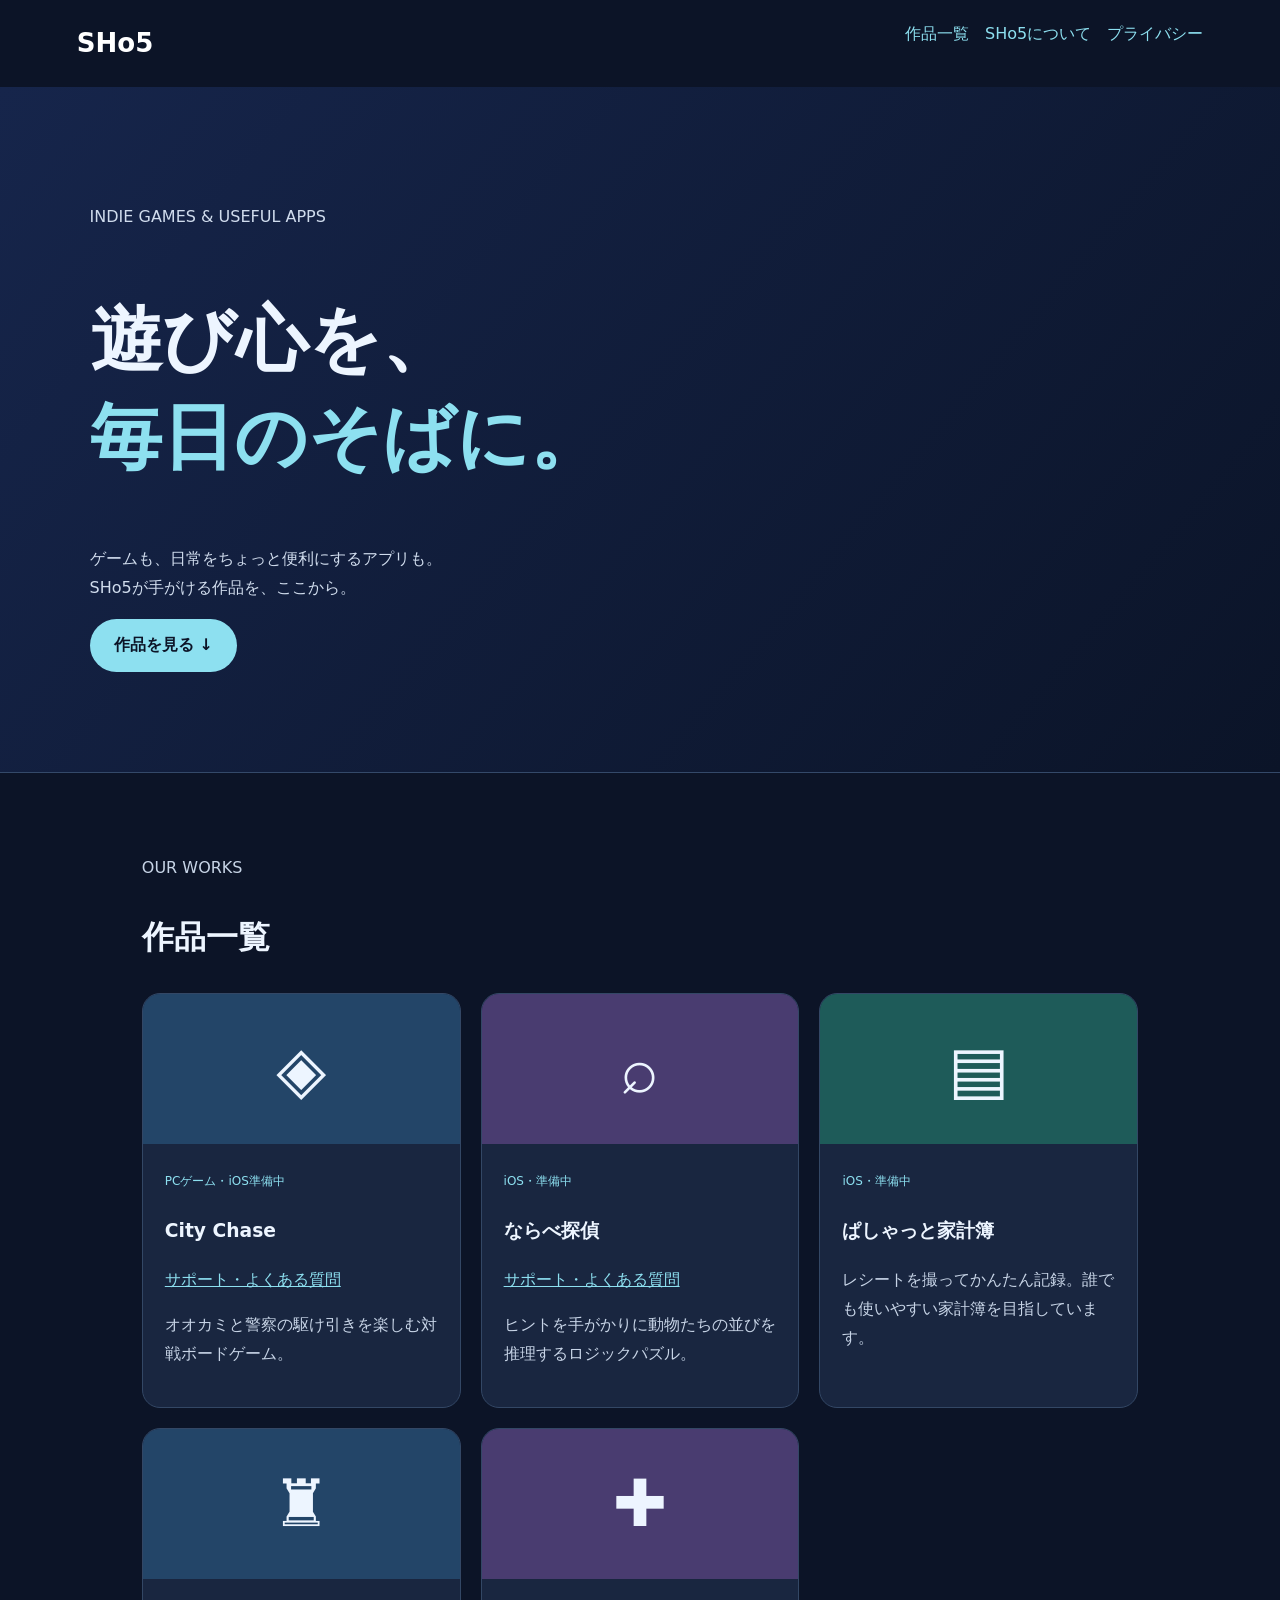
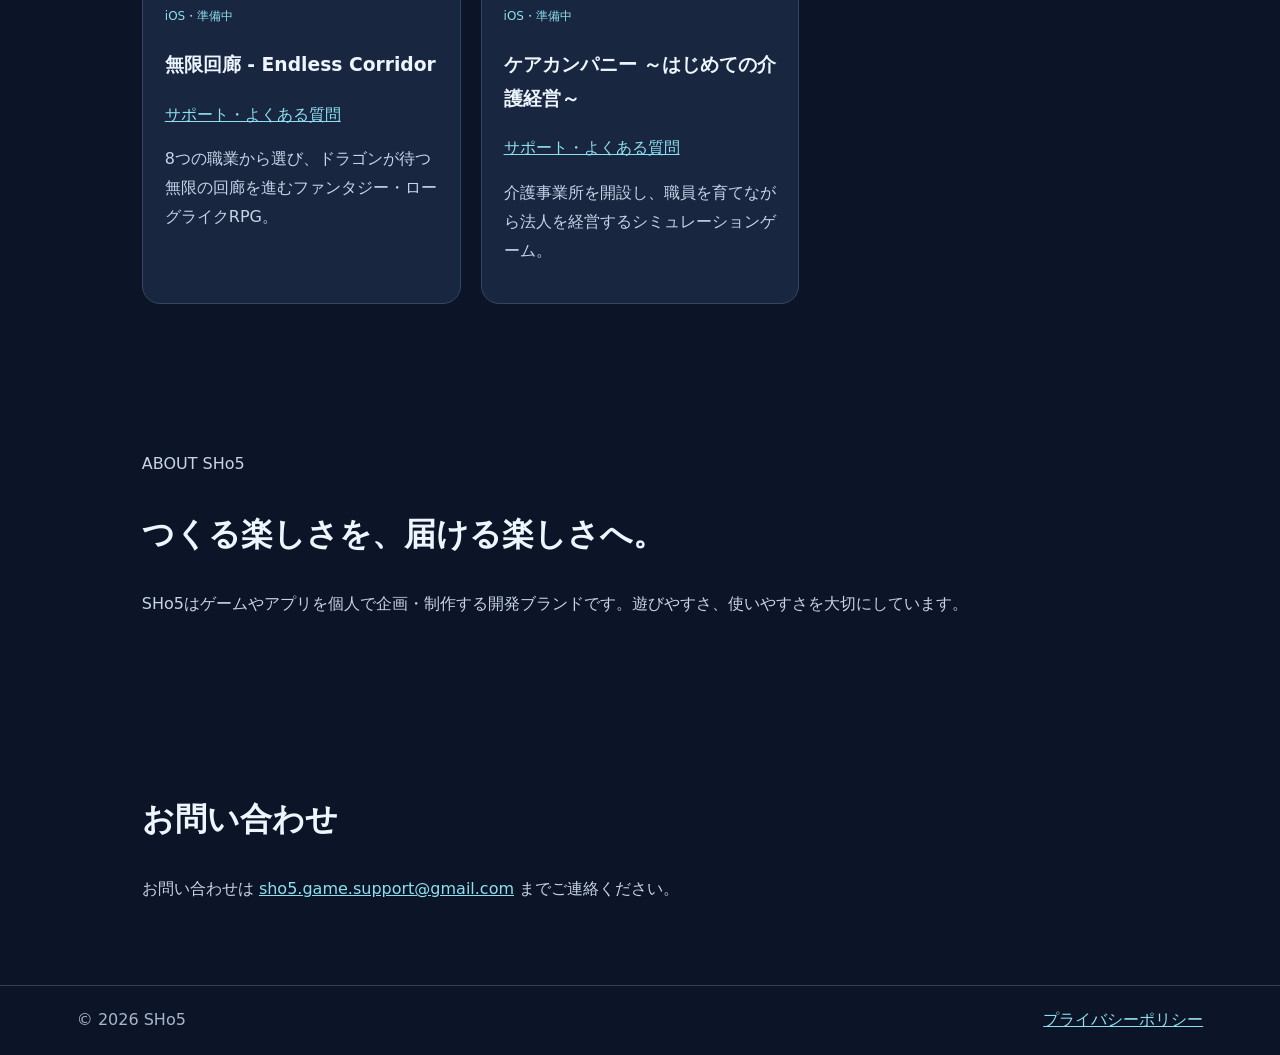
<file: index.html>
<!doctype html><html lang="ja"><head><meta charset="utf-8"><meta name="viewport" content="width=device-width,initial-scale=1"><meta name="description" content="SHo5のゲーム・アプリ公式サイト"><title>SHo5 | Games & Apps</title><link rel="stylesheet" href="/style.css"></head><body><header><a class="brand" href="/">SHo5</a><nav><a href="#works">作品一覧</a>　<a href="#about">SHo5について</a>　<a href="/privacy.html">プライバシー</a></nav></header><main><section class="hero"><p>INDIE GAMES & USEFUL APPS</p><h1>遊び心を、<br><span>毎日のそばに。</span></h1><p>ゲームも、日常をちょっと便利にするアプリも。<br>SHo5が手がける作品を、ここから。</p><a class="button" href="#works">作品を見る ↓</a></section><section class="section" id="works"><p>OUR WORKS</p><h2>作品一覧</h2><div class="cards"><article class="card"><div class="art a">◈</div><div class="inner"><span class="tag">PCゲーム・iOS準備中</span><h3>City Chase</h3><p><a href="/city-chase-support.html">サポート・よくある質問</a></p><p>オオカミと警察の駆け引きを楽しむ対戦ボードゲーム。</p></div></article><article class="card"><div class="art b">⌕</div><div class="inner"><span class="tag">iOS・準備中</span><h3>ならべ探偵</h3><p><a href="/narabe-support.html">サポート・よくある質問</a></p><p>ヒントを手がかりに動物たちの並びを推理するロジックパズル。</p></div></article><article class="card"><div class="art c">▤</div><div class="inner"><span class="tag">iOS・準備中</span><h3>ぱしゃっと家計簿</h3><p>レシートを撮ってかんたん記録。誰でも使いやすい家計簿を目指しています。</p></div></article><article class="card"><div class="art a">♜</div><div class="inner"><span class="tag">iOS・準備中</span><h3>無限回廊 - Endless Corridor</h3><p><a href="/mugenkairou-support.html">サポート・よくある質問</a></p><p>8つの職業から選び、ドラゴンが待つ無限の回廊を進むファンタジー・ローグライクRPG。</p></div></article><article class="card"><div class="art b">✚</div><div class="inner"><span class="tag">iOS・準備中</span><h3>ケアカンパニー ～はじめての介護経営～</h3><p><a href="/care-company-support.html">サポート・よくある質問</a></p><p>介護事業所を開設し、職員を育てながら法人を経営するシミュレーションゲーム。</p></div></article></div></section><section class="section" id="about"><p>ABOUT SHo5</p><h2>つくる楽しさを、届ける楽しさへ。</h2><p>SHo5はゲームやアプリを個人で企画・制作する開発ブランドです。遊びやすさ、使いやすさを大切にしています。</p></section><section class="section"><h2>お問い合わせ</h2><p>お問い合わせは <a href="mailto:sho5.game.support@gmail.com">sho5.game.support@gmail.com</a> までご連絡ください。</p></section></main><footer>© 2026 SHo5 <a href="/privacy.html">プライバシーポリシー</a></footer></body></html>
</file>
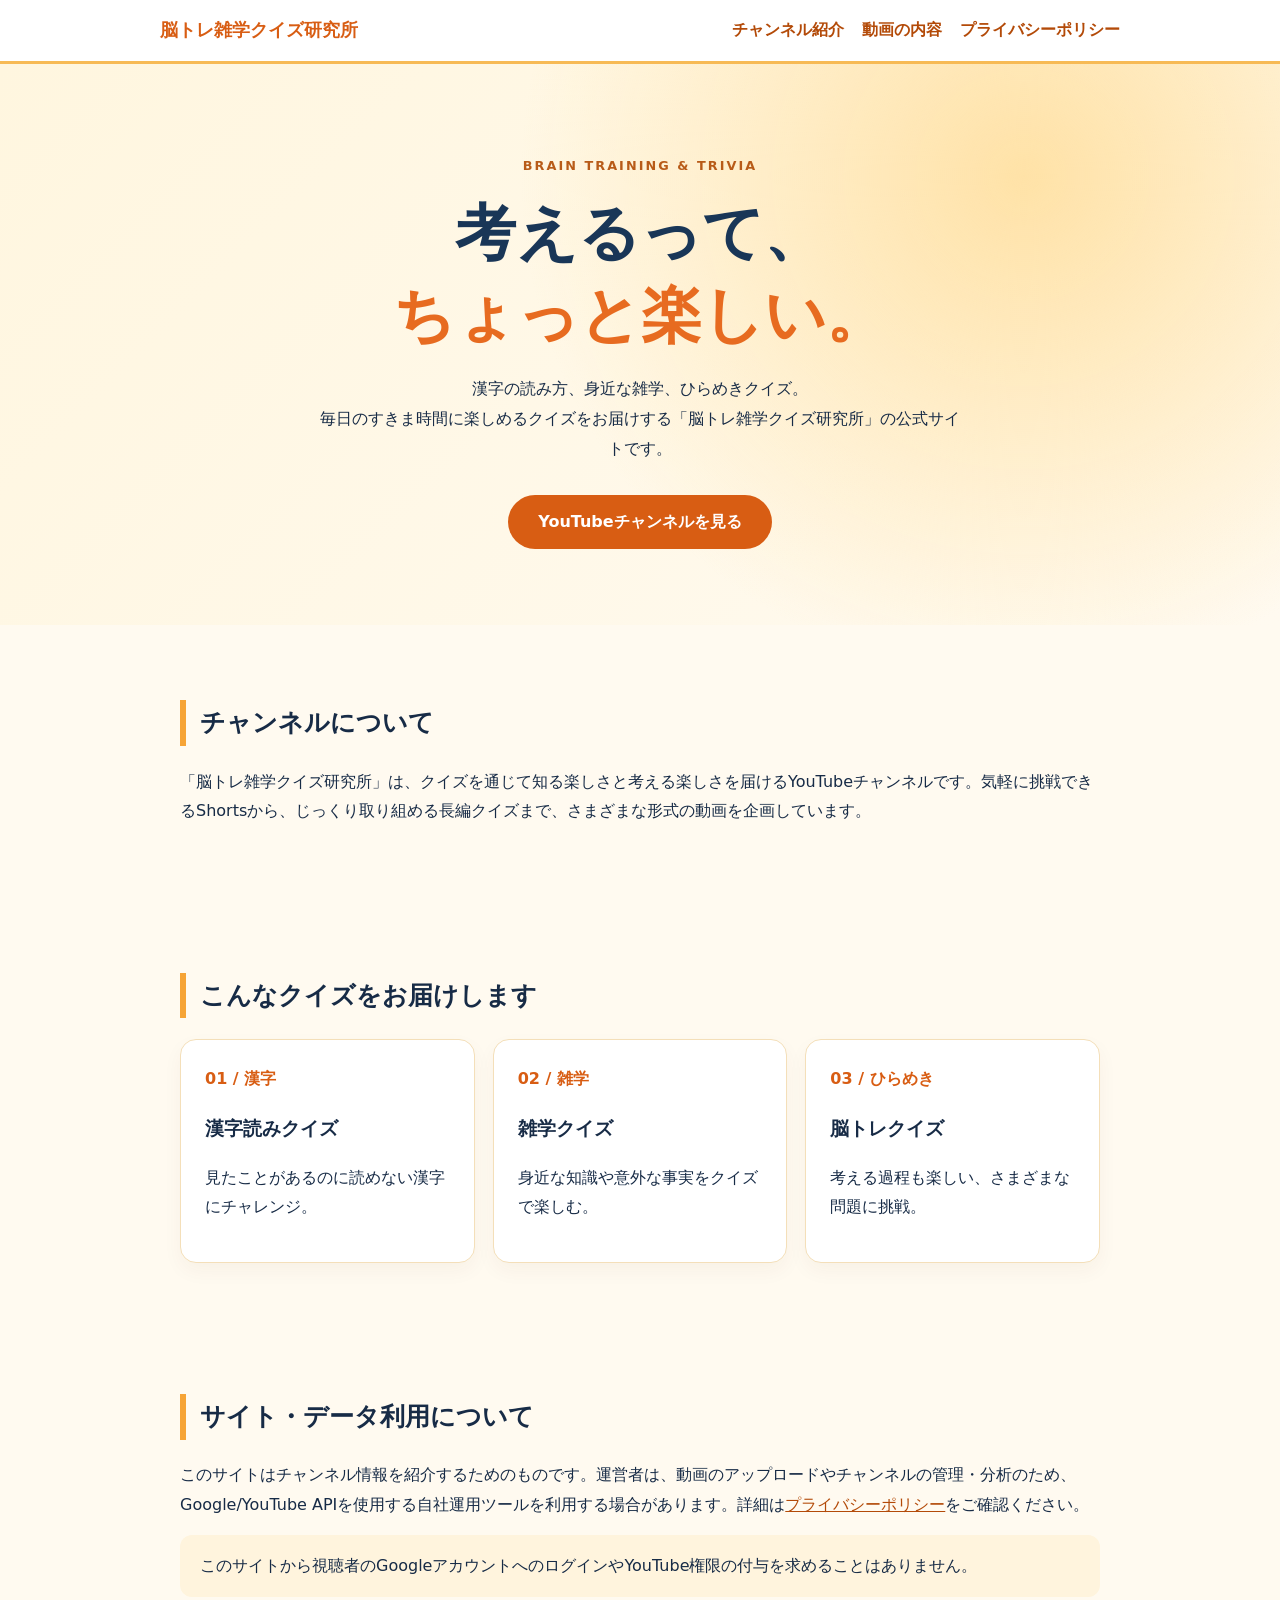
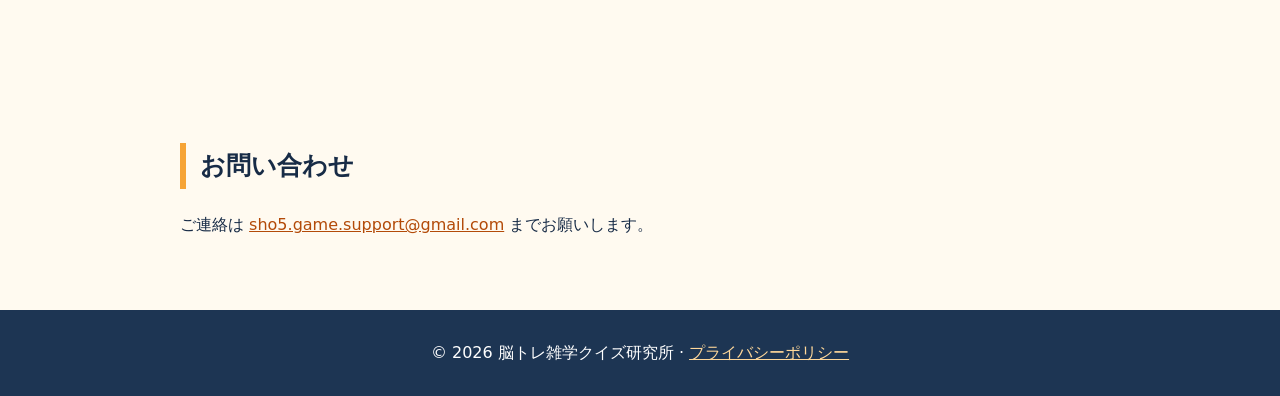
<file: brain-quiz/index.html>
<!doctype html><html lang="ja"><head><meta charset="utf-8"><meta name="viewport" content="width=device-width,initial-scale=1"><meta name="description" content="脳トレ雑学クイズ研究所の公式サイト。漢字・雑学・脳トレクイズの動画を紹介します。"><title>脳トレ雑学クイズ研究所｜公式サイト</title><link rel="stylesheet" href="./style.css"></head><body><header><a class="logo" href="./">脳トレ雑学クイズ研究所</a><nav><a href="#about">チャンネル紹介</a><a href="#content">動画の内容</a><a href="./privacy.html">プライバシーポリシー</a></nav></header><section class="hero"><div class="eyebrow">BRAIN TRAINING & TRIVIA</div><h1>考えるって、<br><span>ちょっと楽しい。</span></h1><p>漢字の読み方、身近な雑学、ひらめきクイズ。<br>毎日のすきま時間に楽しめるクイズをお届けする「脳トレ雑学クイズ研究所」の公式サイトです。</p><a class="button" href="https://www.youtube.com/channel/UC1JUe_e3zOdhrsi6BfaWzyw">YouTubeチャンネルを見る</a></section><main><section class="section" id="about"><h2>チャンネルについて</h2><p>「脳トレ雑学クイズ研究所」は、クイズを通じて知る楽しさと考える楽しさを届けるYouTubeチャンネルです。気軽に挑戦できるShortsから、じっくり取り組める長編クイズまで、さまざまな形式の動画を企画しています。</p></section><section class="section" id="content"><h2>こんなクイズをお届けします</h2><div class="cards"><div class="card"><strong>01 / 漢字</strong><h3>漢字読みクイズ</h3><p>見たことがあるのに読めない漢字にチャレンジ。</p></div><div class="card"><strong>02 / 雑学</strong><h3>雑学クイズ</h3><p>身近な知識や意外な事実をクイズで楽しむ。</p></div><div class="card"><strong>03 / ひらめき</strong><h3>脳トレクイズ</h3><p>考える過程も楽しい、さまざまな問題に挑戦。</p></div></div></section><section class="section"><h2>サイト・データ利用について</h2><p>このサイトはチャンネル情報を紹介するためのものです。運営者は、動画のアップロードやチャンネルの管理・分析のため、Google/YouTube APIを使用する自社運用ツールを利用する場合があります。詳細は<a href="./privacy.html">プライバシーポリシー</a>をご確認ください。</p><p class="note">このサイトから視聴者のGoogleアカウントへのログインやYouTube権限の付与を求めることはありません。</p></section><section class="section"><h2>お問い合わせ</h2><p>ご連絡は <a href="mailto:sho5.game.support@gmail.com">sho5.game.support@gmail.com</a> までお願いします。</p></section></main><footer>© 2026 脳トレ雑学クイズ研究所 · <a href="./privacy.html">プライバシーポリシー</a></footer></body></html>
</file>
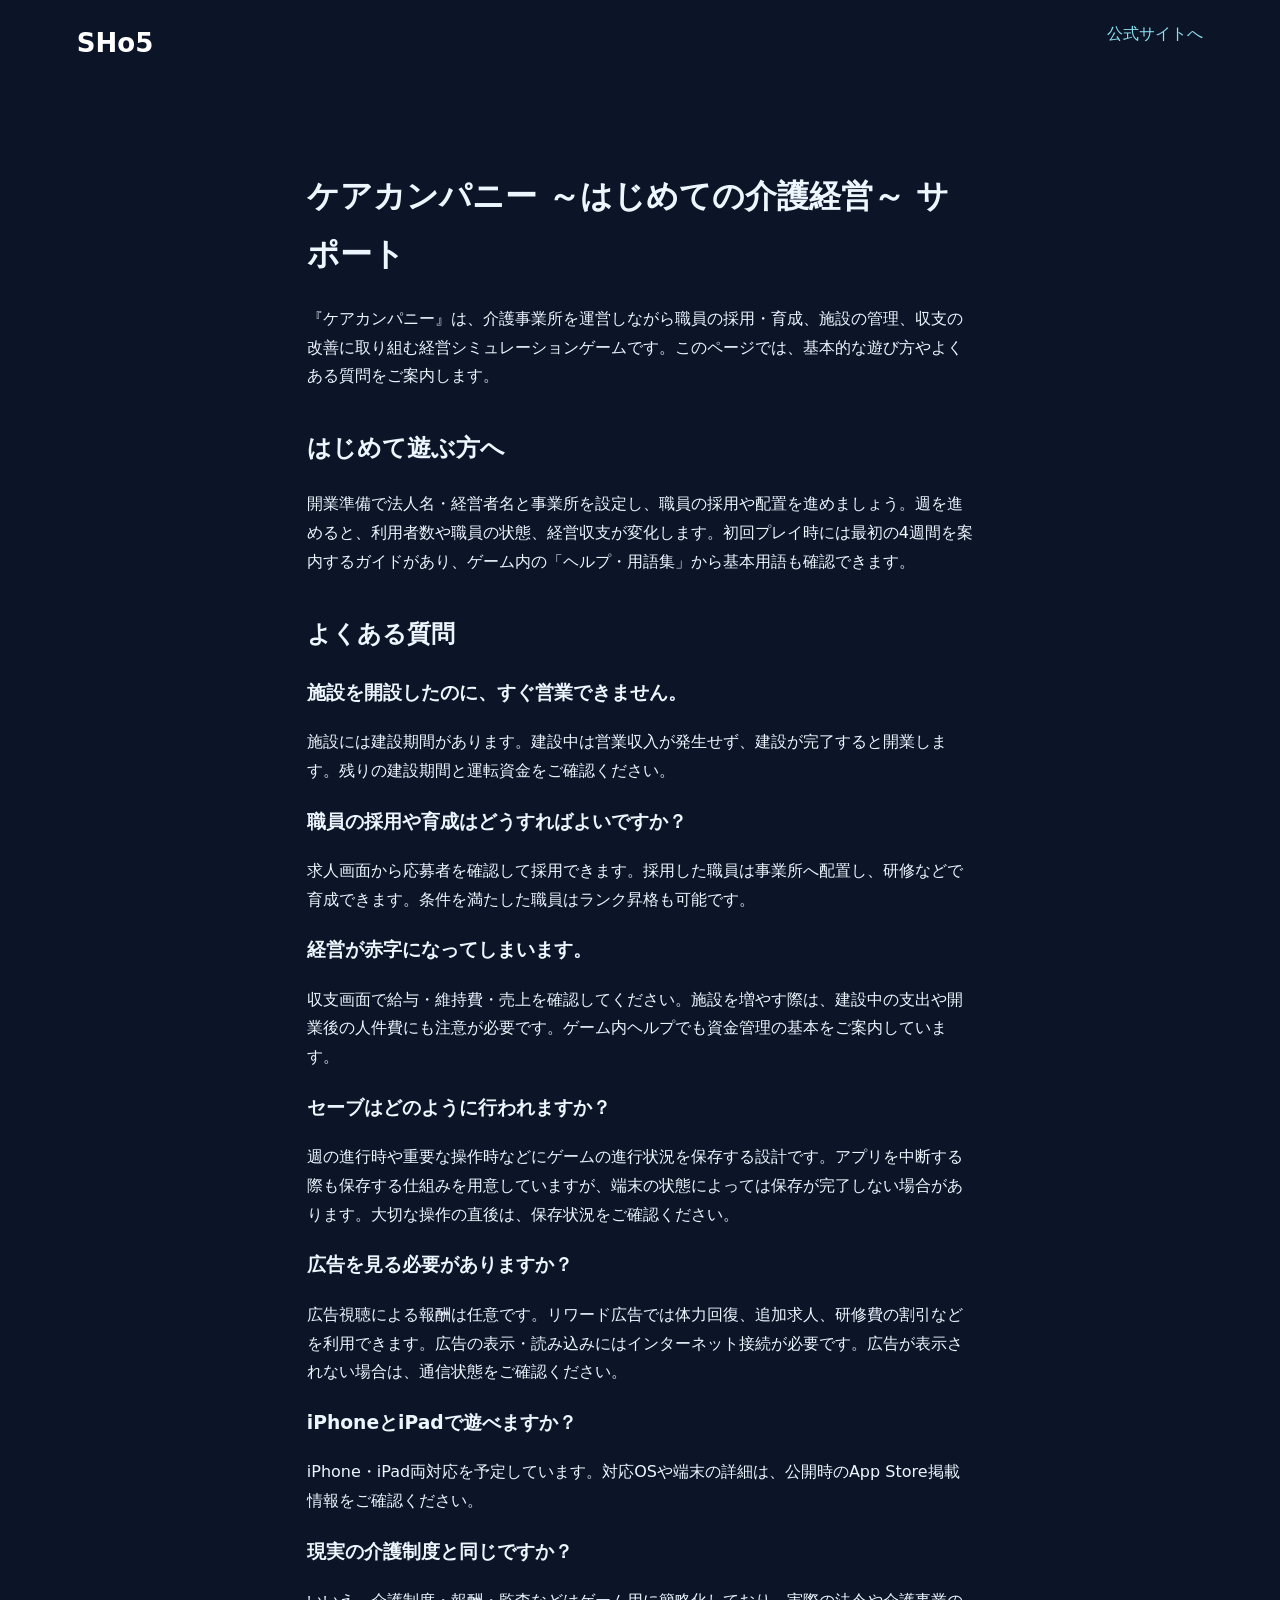
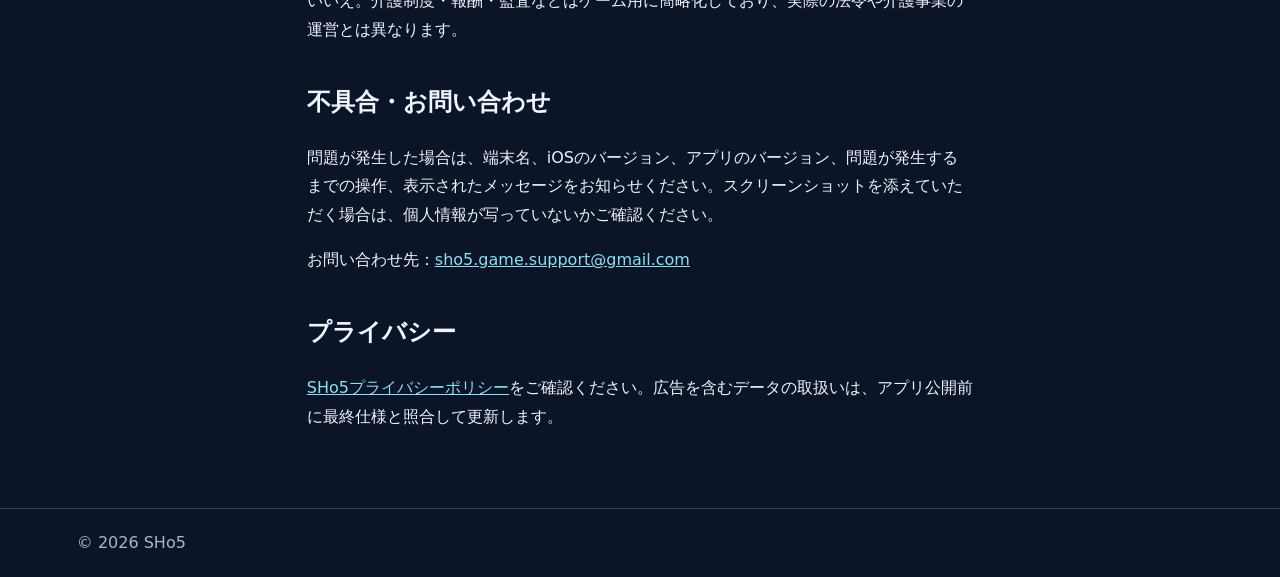
<file: care-company-support.html>
<!doctype html>
<html lang="ja"><head><meta charset="utf-8"><meta name="viewport" content="width=device-width,initial-scale=1"><meta name="description" content="ケアカンパニー ～はじめての介護経営～ の遊び方・よくある質問・お問い合わせ"><title>ケアカンパニー サポート | SHo5</title><link rel="stylesheet" href="/style.css"></head>
<body><header><a class="brand" href="/">SHo5</a><a href="/">公式サイトへ</a></header><main class="policy">
<h1>ケアカンパニー ～はじめての介護経営～ サポート</h1>
<p>『ケアカンパニー』は、介護事業所を運営しながら職員の採用・育成、施設の管理、収支の改善に取り組む経営シミュレーションゲームです。このページでは、基本的な遊び方やよくある質問をご案内します。</p>
<h2>はじめて遊ぶ方へ</h2>
<p>開業準備で法人名・経営者名と事業所を設定し、職員の採用や配置を進めましょう。週を進めると、利用者数や職員の状態、経営収支が変化します。初回プレイ時には最初の4週間を案内するガイドがあり、ゲーム内の「ヘルプ・用語集」から基本用語も確認できます。</p>
<h2>よくある質問</h2>
<h3>施設を開設したのに、すぐ営業できません。</h3>
<p>施設には建設期間があります。建設中は営業収入が発生せず、建設が完了すると開業します。残りの建設期間と運転資金をご確認ください。</p>
<h3>職員の採用や育成はどうすればよいですか？</h3>
<p>求人画面から応募者を確認して採用できます。採用した職員は事業所へ配置し、研修などで育成できます。条件を満たした職員はランク昇格も可能です。</p>
<h3>経営が赤字になってしまいます。</h3>
<p>収支画面で給与・維持費・売上を確認してください。施設を増やす際は、建設中の支出や開業後の人件費にも注意が必要です。ゲーム内ヘルプでも資金管理の基本をご案内しています。</p>
<h3>セーブはどのように行われますか？</h3>
<p>週の進行時や重要な操作時などにゲームの進行状況を保存する設計です。アプリを中断する際も保存する仕組みを用意していますが、端末の状態によっては保存が完了しない場合があります。大切な操作の直後は、保存状況をご確認ください。</p>
<h3>広告を見る必要がありますか？</h3>
<p>広告視聴による報酬は任意です。リワード広告では体力回復、追加求人、研修費の割引などを利用できます。広告の表示・読み込みにはインターネット接続が必要です。広告が表示されない場合は、通信状態をご確認ください。</p>
<h3>iPhoneとiPadで遊べますか？</h3>
<p>iPhone・iPad両対応を予定しています。対応OSや端末の詳細は、公開時のApp Store掲載情報をご確認ください。</p>
<h3>現実の介護制度と同じですか？</h3>
<p>いいえ。介護制度・報酬・監査などはゲーム用に簡略化しており、実際の法令や介護事業の運営とは異なります。</p>
<h2>不具合・お問い合わせ</h2>
<p>問題が発生した場合は、端末名、iOSのバージョン、アプリのバージョン、問題が発生するまでの操作、表示されたメッセージをお知らせください。スクリーンショットを添えていただく場合は、個人情報が写っていないかご確認ください。</p>
<p>お問い合わせ先：<a href="mailto:sho5.game.support@gmail.com?subject=%E3%82%B1%E3%82%A2%E3%82%AB%E3%83%B3%E3%83%91%E3%83%8B%E3%83%BC%20%E3%82%B5%E3%83%9D%E3%83%BC%E3%83%88">sho5.game.support@gmail.com</a></p>
<h2>プライバシー</h2>
<p><a href="/privacy.html">SHo5プライバシーポリシー</a>をご確認ください。広告を含むデータの取扱いは、アプリ公開前に最終仕様と照合して更新します。</p>
</main><footer>© 2026 SHo5</footer></body></html>
</file>
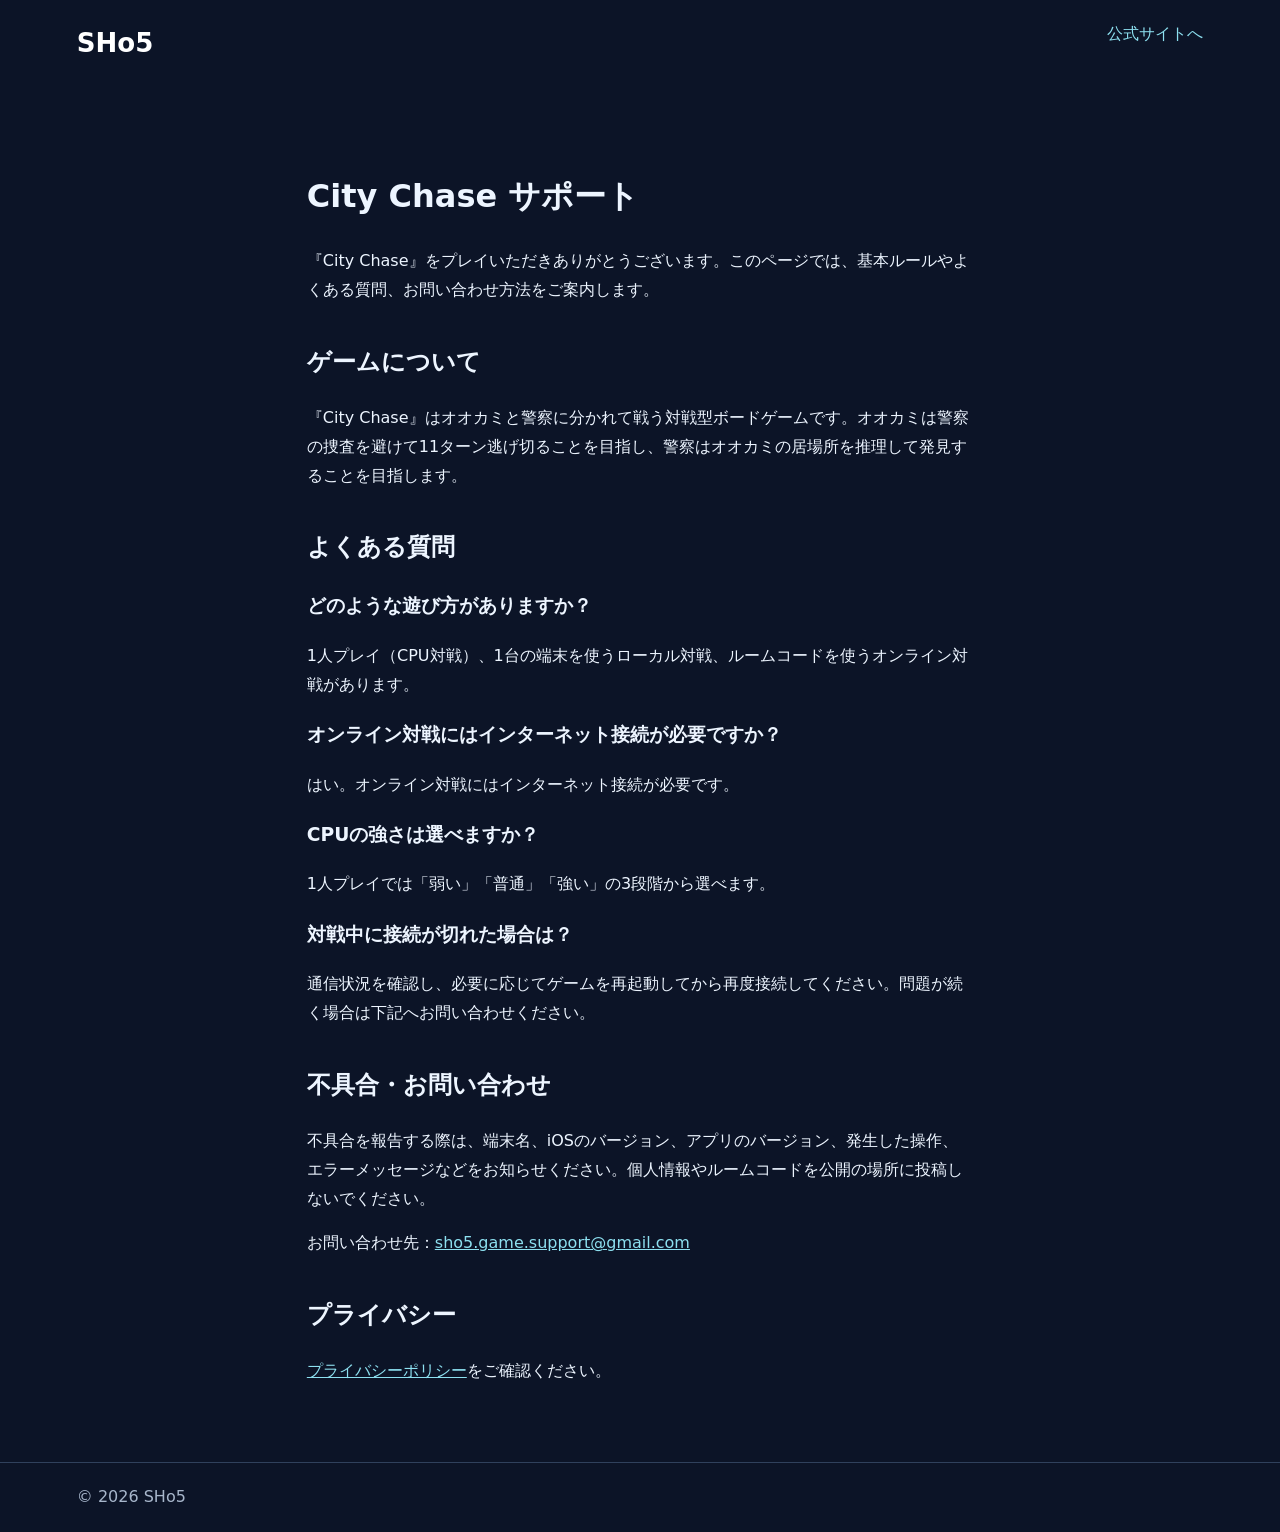
<file: city-chase-support.html>
<!doctype html>
<html lang="ja"><head><meta charset="utf-8"><meta name="viewport" content="width=device-width,initial-scale=1"><meta name="description" content="City Chase（シティチェイス）の遊び方・よくある質問・お問い合わせ"><title>City Chase サポート | SHo5</title><link rel="stylesheet" href="/style.css"></head>
<body><header><a class="brand" href="/">SHo5</a><a href="/">公式サイトへ</a></header><main class="policy">
<h1>City Chase サポート</h1>
<p>『City Chase』をプレイいただきありがとうございます。このページでは、基本ルールやよくある質問、お問い合わせ方法をご案内します。</p>
<h2>ゲームについて</h2><p>『City Chase』はオオカミと警察に分かれて戦う対戦型ボードゲームです。オオカミは警察の捜査を避けて11ターン逃げ切ることを目指し、警察はオオカミの居場所を推理して発見することを目指します。</p>
<h2>よくある質問</h2>
<h3>どのような遊び方がありますか？</h3><p>1人プレイ（CPU対戦）、1台の端末を使うローカル対戦、ルームコードを使うオンライン対戦があります。</p>
<h3>オンライン対戦にはインターネット接続が必要ですか？</h3><p>はい。オンライン対戦にはインターネット接続が必要です。</p>
<h3>CPUの強さは選べますか？</h3><p>1人プレイでは「弱い」「普通」「強い」の3段階から選べます。</p>
<h3>対戦中に接続が切れた場合は？</h3><p>通信状況を確認し、必要に応じてゲームを再起動してから再度接続してください。問題が続く場合は下記へお問い合わせください。</p>
<h2>不具合・お問い合わせ</h2><p>不具合を報告する際は、端末名、iOSのバージョン、アプリのバージョン、発生した操作、エラーメッセージなどをお知らせください。個人情報やルームコードを公開の場所に投稿しないでください。</p>
<p>お問い合わせ先：<a href="mailto:sho5.game.support@gmail.com?subject=City%20Chase%20%E3%82%B5%E3%83%9D%E3%83%BC%E3%83%88">sho5.game.support@gmail.com</a></p>
<h2>プライバシー</h2><p><a href="/privacy.html">プライバシーポリシー</a>をご確認ください。</p>
</main><footer>© 2026 SHo5</footer></body></html>
</file>
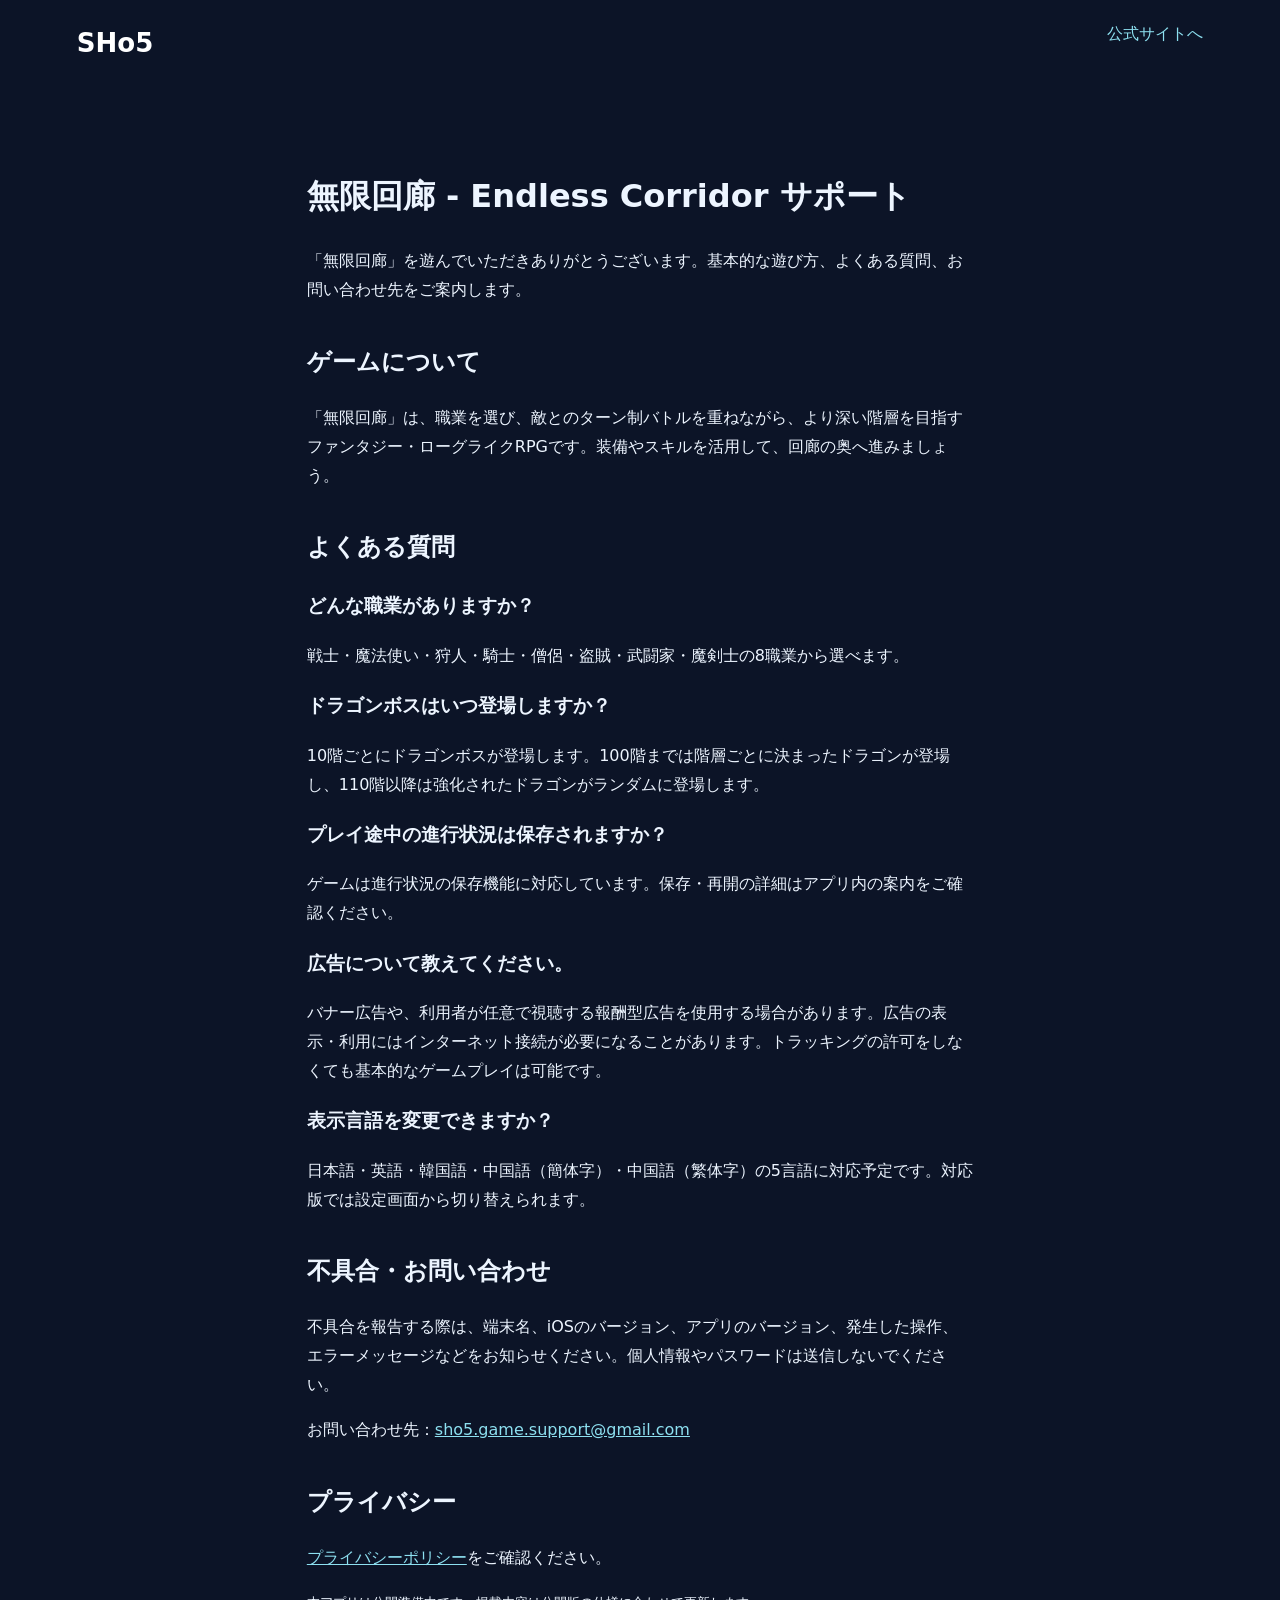
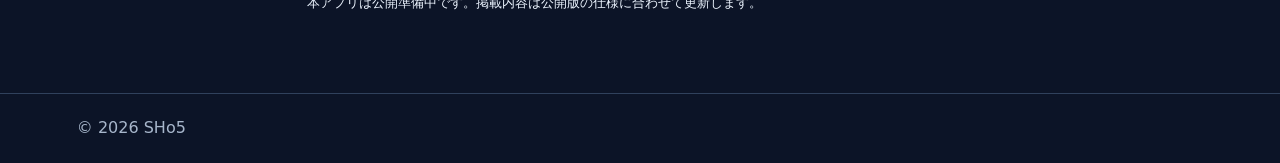
<file: mugenkairou-support.html>
<!doctype html>
<html lang="ja"><head><meta charset="utf-8"><meta name="viewport" content="width=device-width,initial-scale=1"><meta name="description" content="無限回廊 - Endless Corridor の遊び方・よくある質問・お問い合わせ"><title>無限回廊 サポート | SHo5</title><link rel="stylesheet" href="/style.css"></head>
<body><header><a class="brand" href="/">SHo5</a><a href="/">公式サイトへ</a></header><main class="policy">
<h1>無限回廊 - Endless Corridor サポート</h1>
<p>「無限回廊」を遊んでいただきありがとうございます。基本的な遊び方、よくある質問、お問い合わせ先をご案内します。</p>
<h2>ゲームについて</h2><p>「無限回廊」は、職業を選び、敵とのターン制バトルを重ねながら、より深い階層を目指すファンタジー・ローグライクRPGです。装備やスキルを活用して、回廊の奥へ進みましょう。</p>
<h2>よくある質問</h2>
<h3>どんな職業がありますか？</h3><p>戦士・魔法使い・狩人・騎士・僧侶・盗賊・武闘家・魔剣士の8職業から選べます。</p>
<h3>ドラゴンボスはいつ登場しますか？</h3><p>10階ごとにドラゴンボスが登場します。100階までは階層ごとに決まったドラゴンが登場し、110階以降は強化されたドラゴンがランダムに登場します。</p>
<h3>プレイ途中の進行状況は保存されますか？</h3><p>ゲームは進行状況の保存機能に対応しています。保存・再開の詳細はアプリ内の案内をご確認ください。</p>
<h3>広告について教えてください。</h3><p>バナー広告や、利用者が任意で視聴する報酬型広告を使用する場合があります。広告の表示・利用にはインターネット接続が必要になることがあります。トラッキングの許可をしなくても基本的なゲームプレイは可能です。</p>
<h3>表示言語を変更できますか？</h3><p>日本語・英語・韓国語・中国語（簡体字）・中国語（繁体字）の5言語に対応予定です。対応版では設定画面から切り替えられます。</p>
<h2>不具合・お問い合わせ</h2><p>不具合を報告する際は、端末名、iOSのバージョン、アプリのバージョン、発生した操作、エラーメッセージなどをお知らせください。個人情報やパスワードは送信しないでください。</p>
<p>お問い合わせ先：<a href="mailto:sho5.game.support@gmail.com?subject=MugenKairou%20Support">sho5.game.support@gmail.com</a></p>
<h2>プライバシー</h2><p><a href="/privacy.html">プライバシーポリシー</a>をご確認ください。</p>
<p><small>本アプリは公開準備中です。掲載内容は公開版の仕様に合わせて更新します。</small></p>
</main><footer>© 2026 SHo5</footer></body></html>
</file>
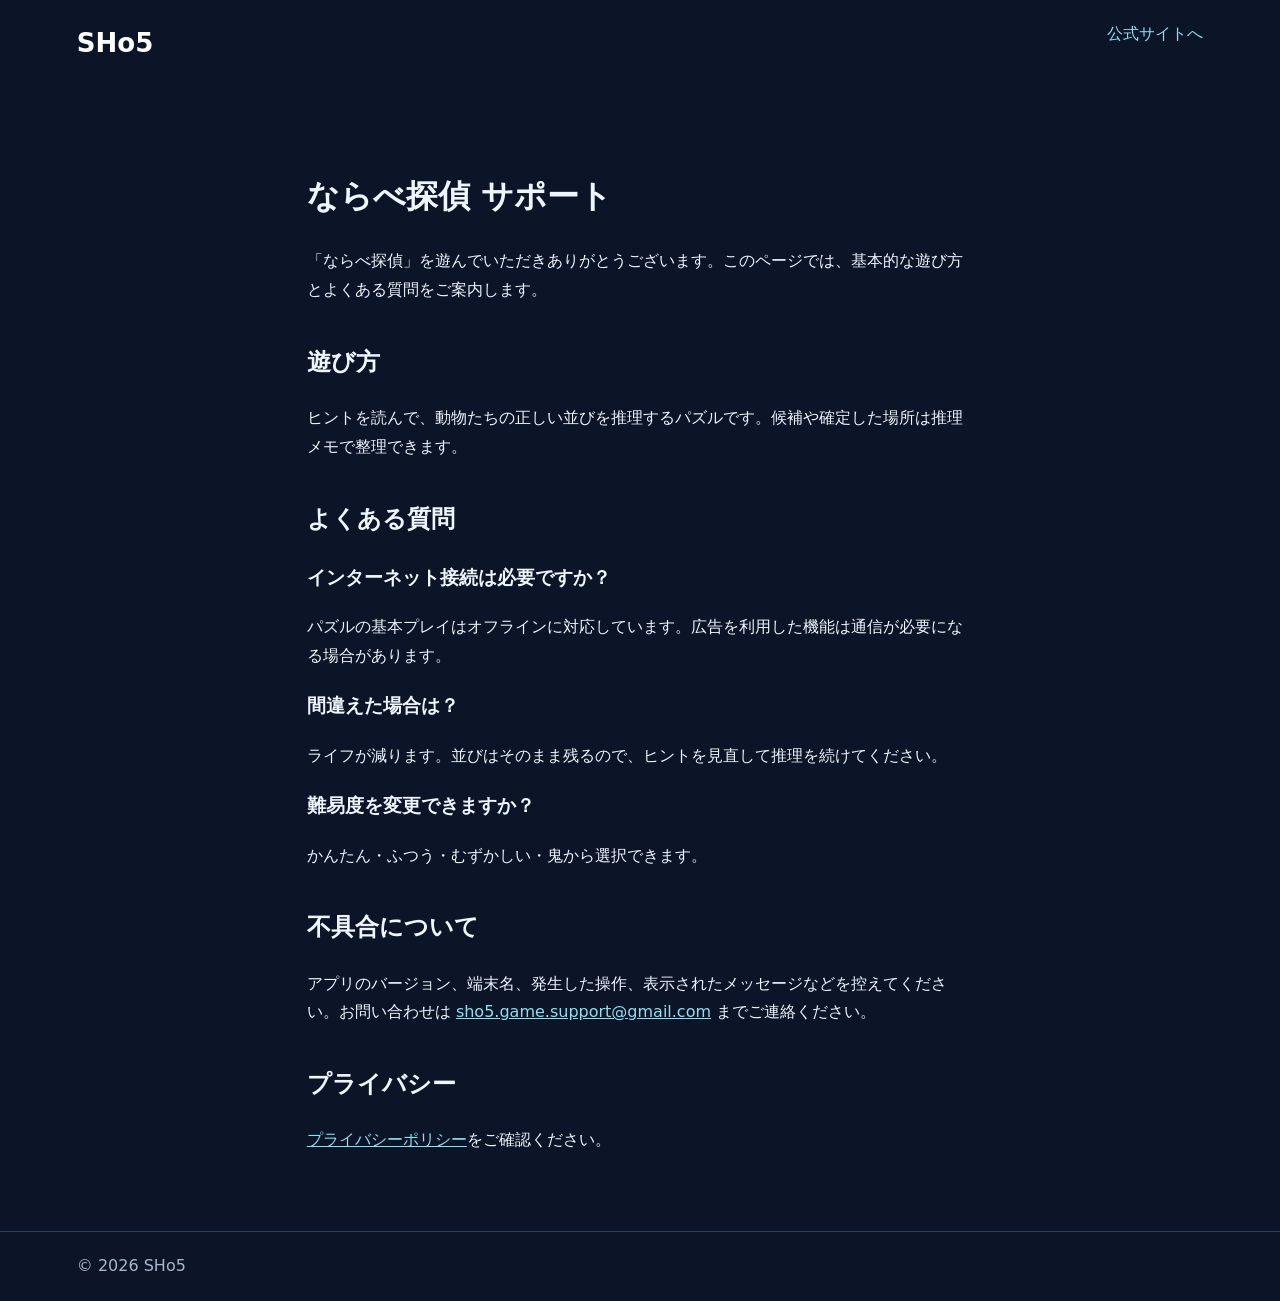
<file: narabe-support.html>
<!doctype html><html lang="ja"><head><meta charset="utf-8"><meta name="viewport" content="width=device-width,initial-scale=1"><title>ならべ探偵 サポート | SHo5</title><link rel="stylesheet" href="/style.css"></head><body><header><a class="brand" href="/">SHo5</a><a href="/">公式サイトへ</a></header><main class="policy"><h1>ならべ探偵 サポート</h1><p>「ならべ探偵」を遊んでいただきありがとうございます。このページでは、基本的な遊び方とよくある質問をご案内します。</p><h2>遊び方</h2><p>ヒントを読んで、動物たちの正しい並びを推理するパズルです。候補や確定した場所は推理メモで整理できます。</p><h2>よくある質問</h2><h3>インターネット接続は必要ですか？</h3><p>パズルの基本プレイはオフラインに対応しています。広告を利用した機能は通信が必要になる場合があります。</p><h3>間違えた場合は？</h3><p>ライフが減ります。並びはそのまま残るので、ヒントを見直して推理を続けてください。</p><h3>難易度を変更できますか？</h3><p>かんたん・ふつう・むずかしい・鬼から選択できます。</p><h2>不具合について</h2><p>アプリのバージョン、端末名、発生した操作、表示されたメッセージなどを控えてください。お問い合わせは <a href="mailto:sho5.game.support@gmail.com">sho5.game.support@gmail.com</a> までご連絡ください。</p><h2>プライバシー</h2><p><a href="/privacy.html">プライバシーポリシー</a>をご確認ください。</p></main><footer>© 2026 SHo5</footer></body></html>
</file>
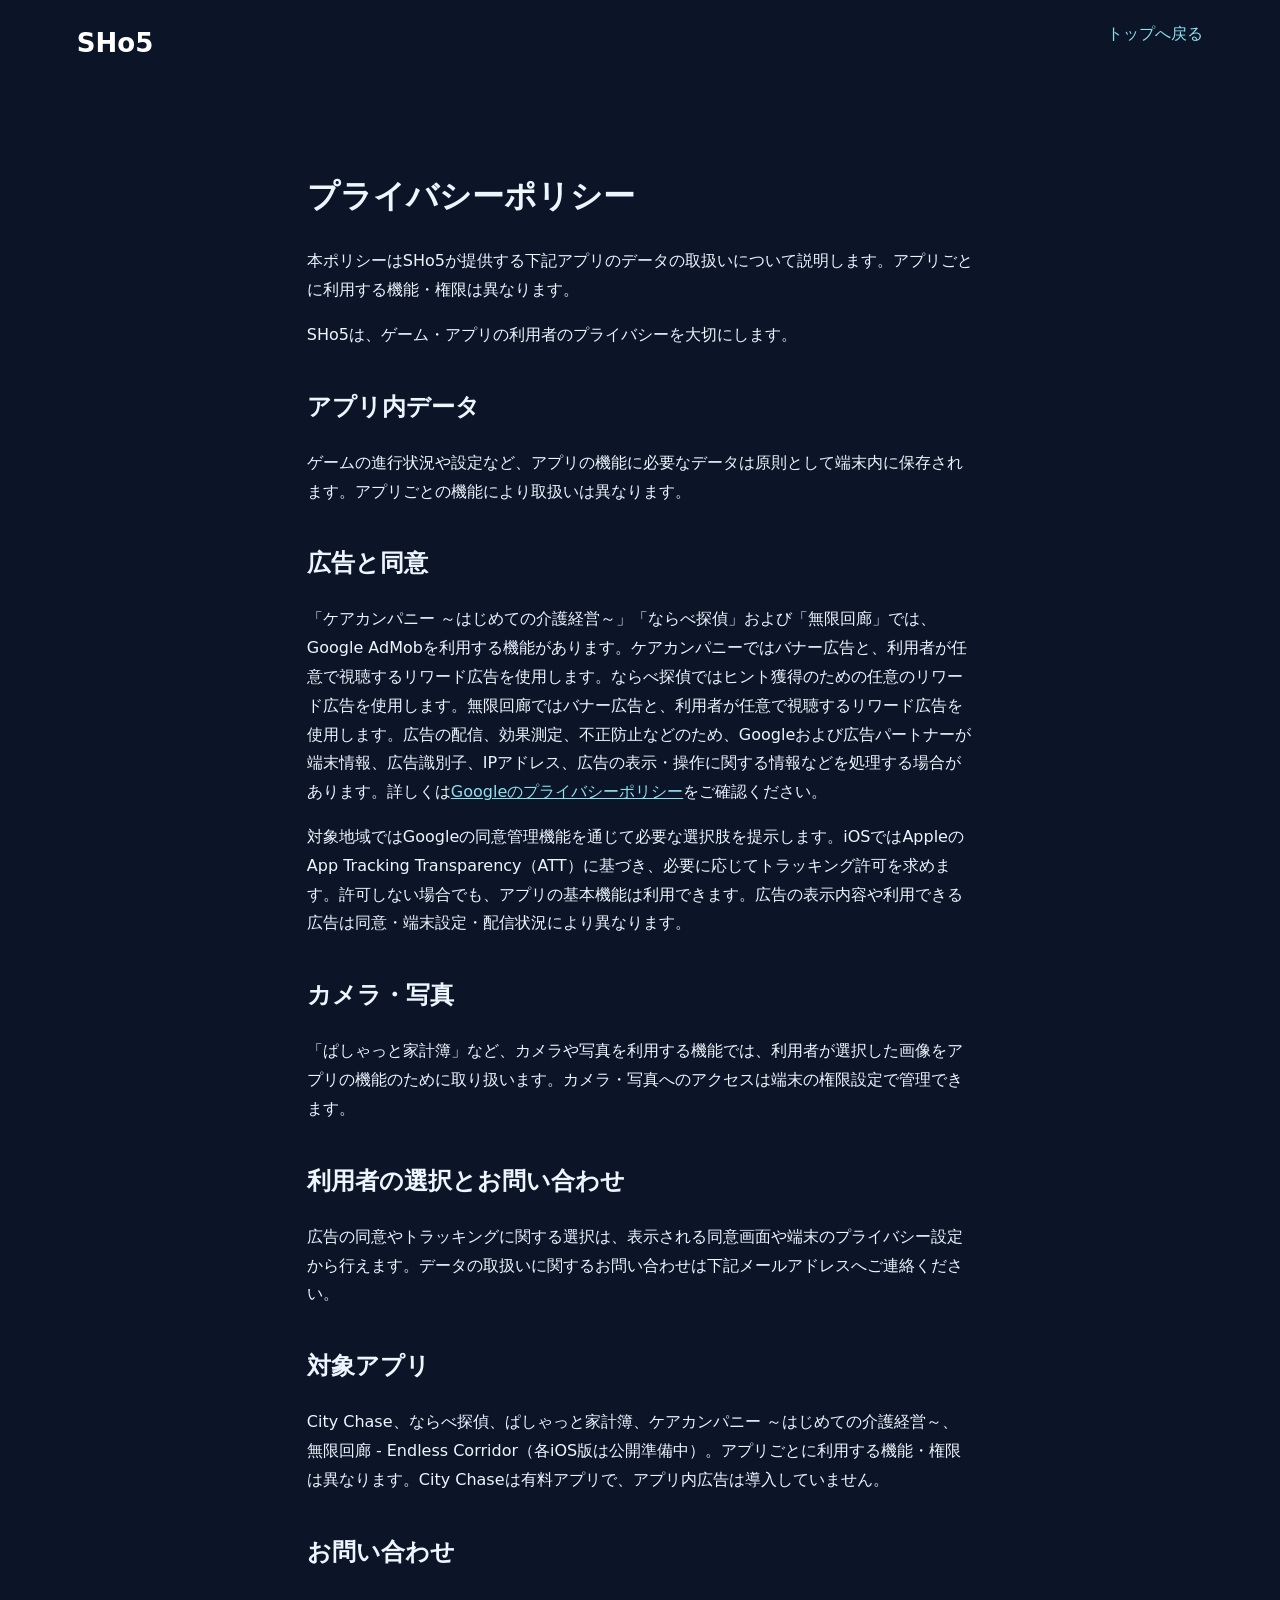
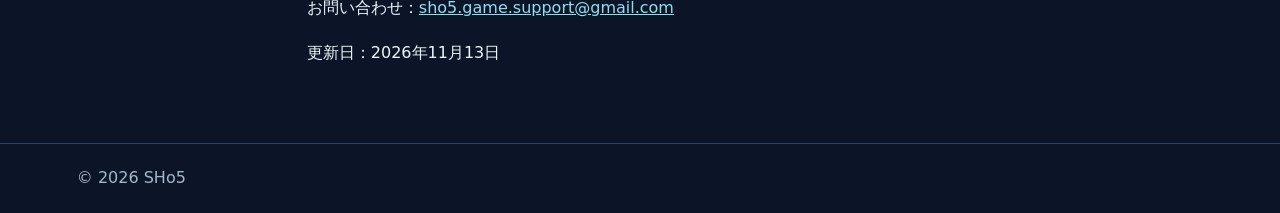
<file: privacy.html>
<!doctype html><html lang="ja"><meta charset="utf-8"><meta name="viewport" content="width=device-width,initial-scale=1"><title>プライバシーポリシー | SHo5</title><link rel="stylesheet" href="/style.css"><header><a class="brand" href="/">SHo5</a><a href="/">トップへ戻る</a></header><main class="policy"><h1>プライバシーポリシー</h1><p>本ポリシーはSHo5が提供する下記アプリのデータの取扱いについて説明します。アプリごとに利用する機能・権限は異なります。</p><p>SHo5は、ゲーム・アプリの利用者のプライバシーを大切にします。</p><h2>アプリ内データ</h2><p>ゲームの進行状況や設定など、アプリの機能に必要なデータは原則として端末内に保存されます。アプリごとの機能により取扱いは異なります。</p><h2>広告と同意</h2><p>「ケアカンパニー ～はじめての介護経営～」「ならべ探偵」および「無限回廊」では、Google AdMobを利用する機能があります。ケアカンパニーではバナー広告と、利用者が任意で視聴するリワード広告を使用します。ならべ探偵ではヒント獲得のための任意のリワード広告を使用します。無限回廊ではバナー広告と、利用者が任意で視聴するリワード広告を使用します。広告の配信、効果測定、不正防止などのため、Googleおよび広告パートナーが端末情報、広告識別子、IPアドレス、広告の表示・操作に関する情報などを処理する場合があります。詳しくは<a href="https://policies.google.com/privacy">Googleのプライバシーポリシー</a>をご確認ください。</p><p>対象地域ではGoogleの同意管理機能を通じて必要な選択肢を提示します。iOSではAppleのApp Tracking Transparency（ATT）に基づき、必要に応じてトラッキング許可を求めます。許可しない場合でも、アプリの基本機能は利用できます。広告の表示内容や利用できる広告は同意・端末設定・配信状況により異なります。</p><h2>カメラ・写真</h2><p>「ぱしゃっと家計簿」など、カメラや写真を利用する機能では、利用者が選択した画像をアプリの機能のために取り扱います。カメラ・写真へのアクセスは端末の権限設定で管理できます。</p><h2>利用者の選択とお問い合わせ</h2><p>広告の同意やトラッキングに関する選択は、表示される同意画面や端末のプライバシー設定から行えます。データの取扱いに関するお問い合わせは下記メールアドレスへご連絡ください。</p><h2>対象アプリ</h2><p>City Chase、ならべ探偵、ぱしゃっと家計簿、ケアカンパニー ～はじめての介護経営～、無限回廊 - Endless Corridor（各iOS版は公開準備中）。アプリごとに利用する機能・権限は異なります。City Chaseは有料アプリで、アプリ内広告は導入していません。</p><h2>お問い合わせ</h2><p>お問い合わせ：<a href="mailto:sho5.game.support@gmail.com">sho5.game.support@gmail.com</a></p><p>更新日：2026年11月13日</p></main><footer>© 2026 SHo5</footer></html>
</file>
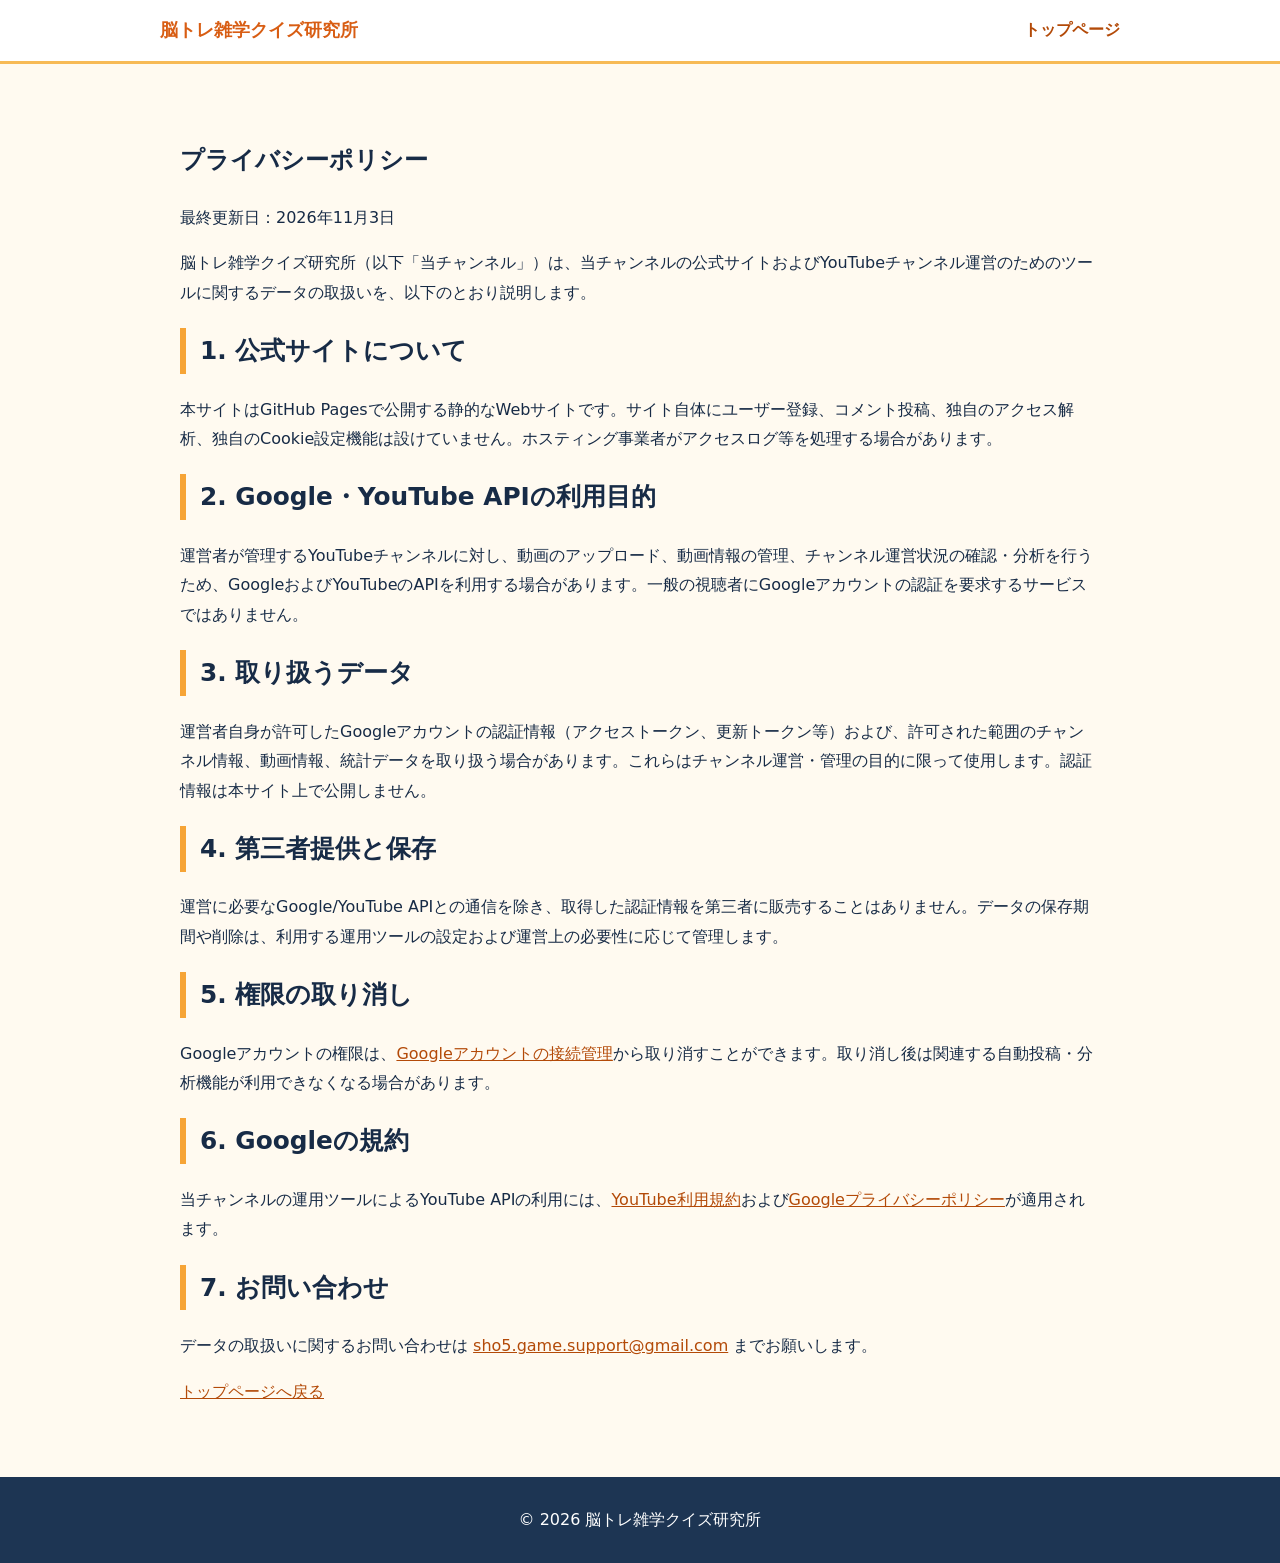
<file: brain-quiz/privacy.html>
<!doctype html><html lang="ja"><head><meta charset="utf-8"><meta name="viewport" content="width=device-width,initial-scale=1"><meta name="description" content="脳トレ雑学クイズ研究所のプライバシーポリシー"><title>プライバシーポリシー｜脳トレ雑学クイズ研究所</title><link rel="stylesheet" href="./style.css"></head><body><header><a class="logo" href="./">脳トレ雑学クイズ研究所</a><nav><a href="./">トップページ</a></nav></header><main><section class="section"><h1>プライバシーポリシー</h1><p>最終更新日：2026年11月3日</p><p>脳トレ雑学クイズ研究所（以下「当チャンネル」）は、当チャンネルの公式サイトおよびYouTubeチャンネル運営のためのツールに関するデータの取扱いを、以下のとおり説明します。</p><h2>1. 公式サイトについて</h2><p>本サイトはGitHub Pagesで公開する静的なWebサイトです。サイト自体にユーザー登録、コメント投稿、独自のアクセス解析、独自のCookie設定機能は設けていません。ホスティング事業者がアクセスログ等を処理する場合があります。</p><h2>2. Google・YouTube APIの利用目的</h2><p>運営者が管理するYouTubeチャンネルに対し、動画のアップロード、動画情報の管理、チャンネル運営状況の確認・分析を行うため、GoogleおよびYouTubeのAPIを利用する場合があります。一般の視聴者にGoogleアカウントの認証を要求するサービスではありません。</p><h2>3. 取り扱うデータ</h2><p>運営者自身が許可したGoogleアカウントの認証情報（アクセストークン、更新トークン等）および、許可された範囲のチャンネル情報、動画情報、統計データを取り扱う場合があります。これらはチャンネル運営・管理の目的に限って使用します。認証情報は本サイト上で公開しません。</p><h2>4. 第三者提供と保存</h2><p>運営に必要なGoogle/YouTube APIとの通信を除き、取得した認証情報を第三者に販売することはありません。データの保存期間や削除は、利用する運用ツールの設定および運営上の必要性に応じて管理します。</p><h2>5. 権限の取り消し</h2><p>Googleアカウントの権限は、<a href="https://myaccount.google.com/connections">Googleアカウントの接続管理</a>から取り消すことができます。取り消し後は関連する自動投稿・分析機能が利用できなくなる場合があります。</p><h2>6. Googleの規約</h2><p>当チャンネルの運用ツールによるYouTube APIの利用には、<a href="https://www.youtube.com/t/terms">YouTube利用規約</a>および<a href="https://policies.google.com/privacy">Googleプライバシーポリシー</a>が適用されます。</p><h2>7. お問い合わせ</h2><p>データの取扱いに関するお問い合わせは <a href="mailto:sho5.game.support@gmail.com">sho5.game.support@gmail.com</a> までお願いします。</p><p><a href="./">トップページへ戻る</a></p></section></main><footer>© 2026 脳トレ雑学クイズ研究所</footer></body></html>
</file>
<file: style.css>
body{margin:0;background:#0c1427;color:#edf5ff;font:16px/1.8 system-ui,sans-serif}*{box-sizing:border-box}a{color:#8de0f0}header,footer{padding:20px 6%;display:flex;justify-content:space-between;gap:20px}header a{text-decoration:none}.brand{font-size:26px;font-weight:900;color:white}.hero{padding:100px 7%;background:linear-gradient(130deg,#16254b,#0b1428);border-bottom:1px solid #344969}.hero h1{font-size:clamp(36px,7vw,72px);line-height:1.35}.hero h1 span{color:#8de0f0}.hero p{color:#d0dced}.button{display:inline-block;background:#8de0f0;color:#0c1427;padding:12px 24px;border-radius:30px;text-decoration:none;font-weight:bold}.section{max-width:1150px;margin:auto;padding:65px 6%}.section h2{font-size:32px}.cards{display:grid;grid-template-columns:repeat(3,1fr);gap:20px}.card{background:#192640;border:1px solid #334765;border-radius:18px;overflow:hidden}.art{height:150px;display:grid;place-items:center;font-size:65px}.a{background:#234568}.b{background:#493c70}.c{background:#1e5b59}.inner{padding:22px}.inner p,.section>p{color:#c7d4e6}.tag{font-size:12px;color:#8de0f0}footer{border-top:1px solid #30415c;color:#a7b6cb}.policy{max-width:820px;margin:auto;padding:60px 6%}.policy h2{margin-top:36px}.notice{border:1px solid #71829c;border-radius:10px;padding:16px;background:#1c2c48}@media(max-width:720px){.cards{grid-template-columns:1fr}header{flex-wrap:wrap}.hero{padding:75px 7%}}
</file>
<file: brain-quiz/style.css>
:root{font-family:system-ui,-apple-system,"Noto Sans JP",sans-serif;color:#172b46;background:#fffaf0}*{box-sizing:border-box}body{margin:0;line-height:1.85}a{color:#b34a08}header{background:#fff;border-bottom:3px solid #f7ba55;padding:14px max(20px,calc((100vw - 960px)/2));display:flex;justify-content:space-between;align-items:center;gap:20px}header a{text-decoration:none;font-weight:700}nav{display:flex;gap:18px;flex-wrap:wrap}.logo{color:#d85d13;font-size:1.1rem}.hero{background:radial-gradient(circle at 80% 20%,#ffe2a7,transparent 45%),linear-gradient(135deg,#fff6df,#fffaf0);padding:90px 20px 76px;text-align:center}.eyebrow{letter-spacing:.16em;color:#b85b18;font-weight:800;font-size:.8rem}.hero h1{font-size:clamp(2rem,5vw,3.8rem);line-height:1.35;margin:15px auto;color:#193657}.hero h1 span{color:#e76b20}.hero p{max-width:650px;margin:18px auto}.button{display:inline-block;background:#d85d13;color:white;text-decoration:none;border-radius:99px;padding:12px 30px;font-weight:800;margin-top:14px}.button:hover{background:#a9430d}main .section{max-width:960px;margin:auto;padding:55px 20px}h2{font-size:1.55rem;border-left:6px solid #f6a436;padding-left:14px}h3{margin-bottom:4px}.cards{display:grid;grid-template-columns:repeat(3,minmax(0,1fr));gap:18px}.card{background:#fff;border:1px solid #f4dfb9;border-radius:16px;padding:24px;box-shadow:0 8px 20px #52300a0b}.card strong{color:#d85d13}.note{background:#fff4dd;padding:16px 20px;border-radius:12px}footer{padding:28px 20px;background:#1d3553;color:white;text-align:center}footer a{color:#ffd89a}ul{padding-left:1.5em}@media(max-width:650px){header{display:block;text-align:center}nav{justify-content:center;margin-top:8px}.cards{grid-template-columns:1fr}.hero{padding:65px 20px}}
</file>
